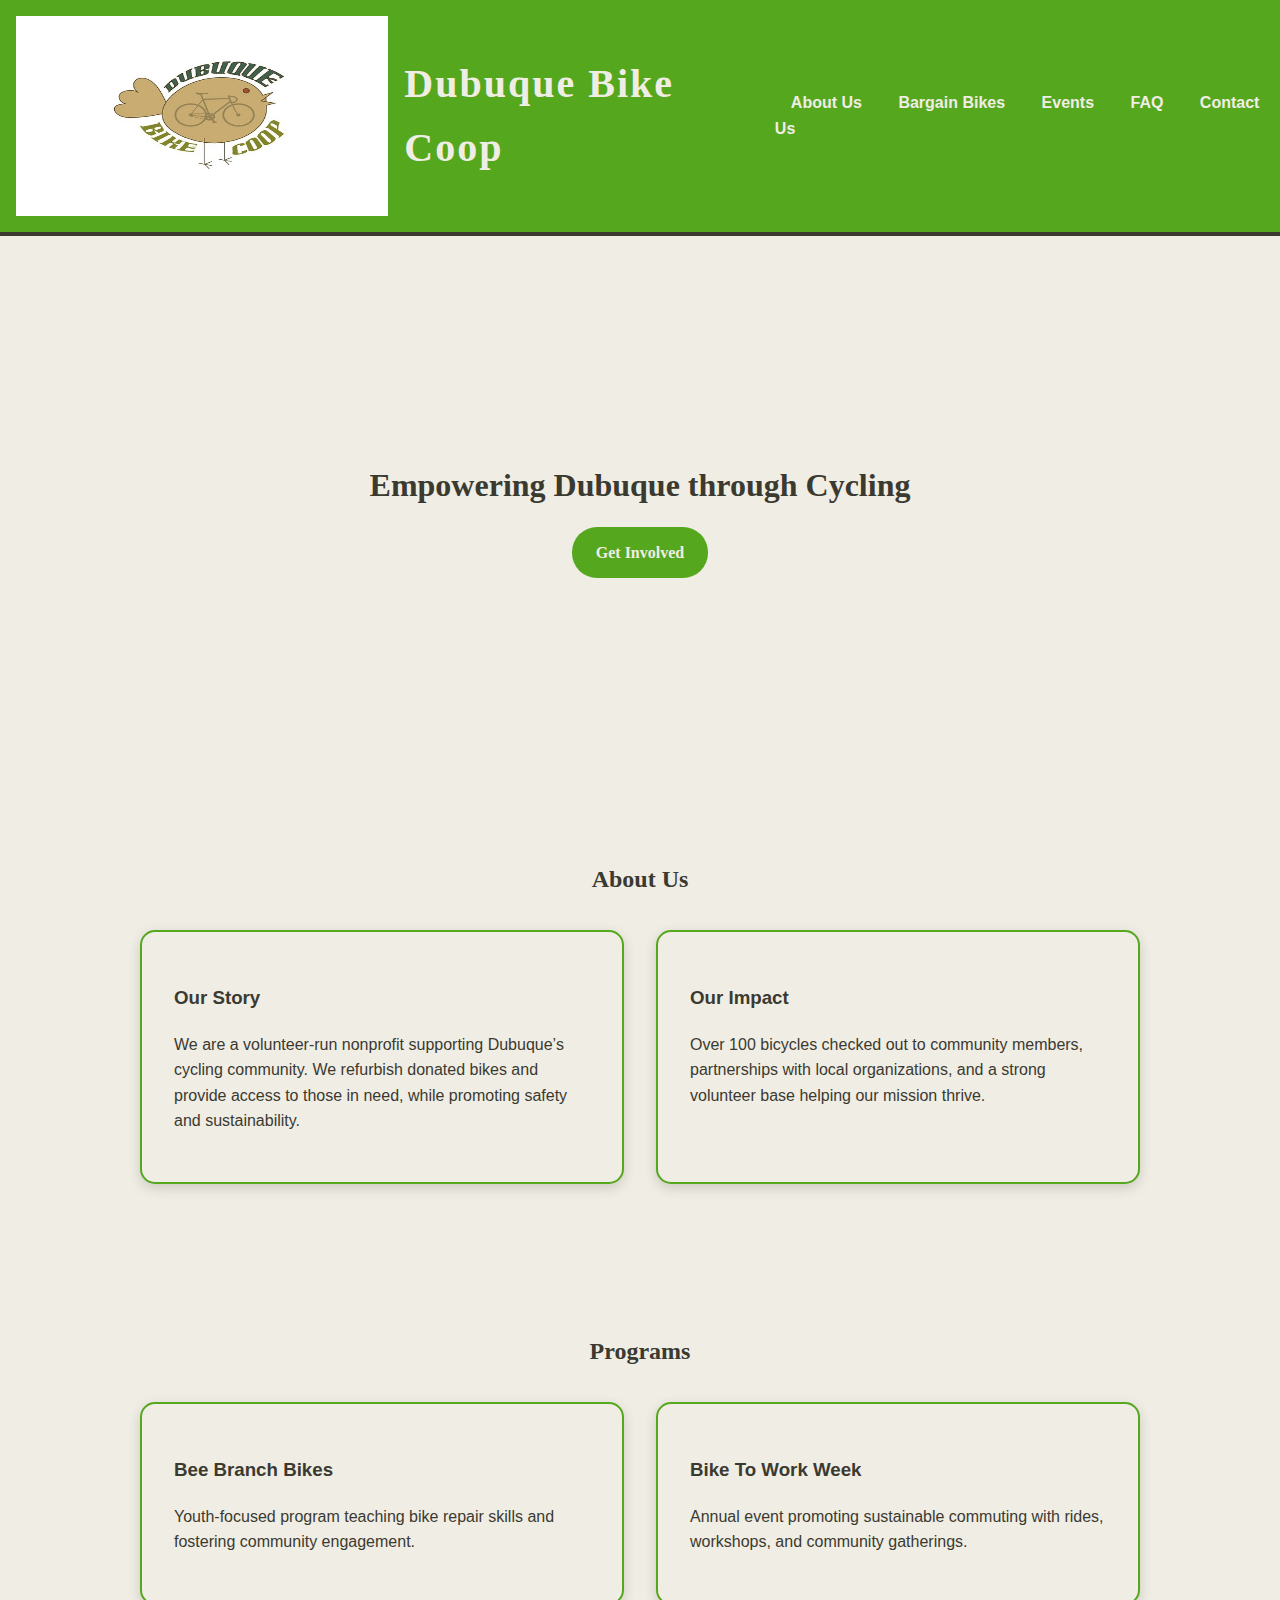
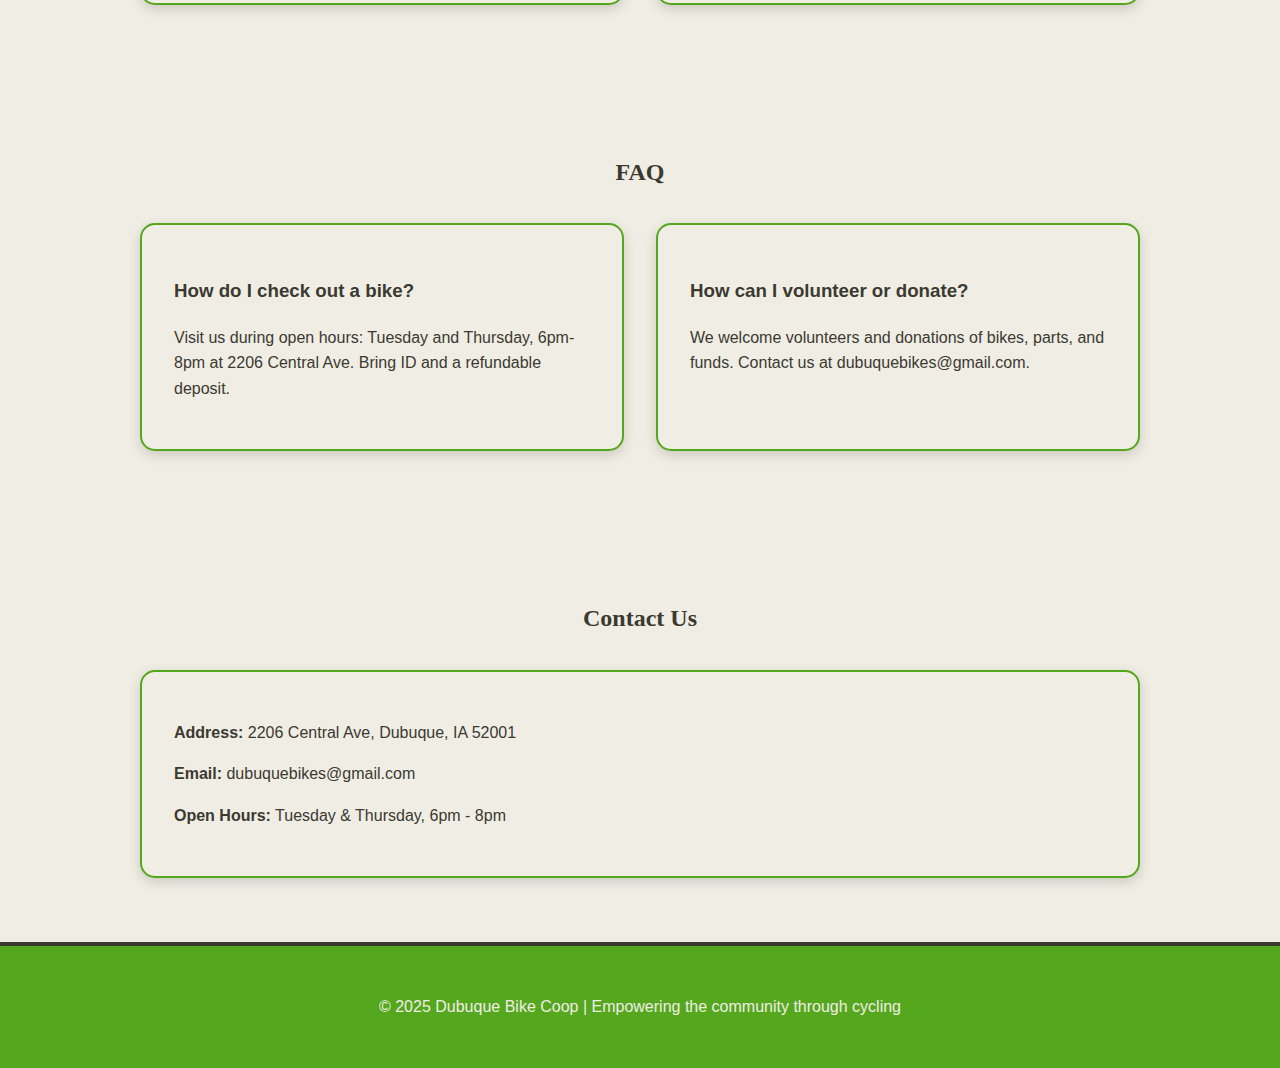
<file: index.html>
<!DOCTYPE html>
<html lang="en">
<head>
    <meta charset="UTF-8">
    <meta name="viewport" content="width=device-width, initial-scale=1.0">
    <title>Dubuque Bike Coop</title>
    <link rel="stylesheet" href="styles.css">
</head>
<body>

    <!-- Header -->
    <header>
        <img src="Images/DBC.png" alt="Dubuque Bike Coop Logo" class="logo">
        <h1>Dubuque Bike Coop</h1>
        <nav>
            <a href="#about">About Us</a>
            <a href="bargain.html">Bargain Bikes</a> <!-- New link -->
            <a href="#events">Events</a>
            <a href="#faq">FAQ</a>
            <a href="#contact">Contact Us</a>
        </nav>
    </header>

    <!-- Hero Section -->
    <div class="hero">
        <div class="hero-content">
            <h2>Empowering Dubuque through Cycling</h2>
            <a href="#contact" class="btn">Get Involved</a>
        </div>
    </div>

    <!-- About Section -->
    <section id="about">
        <h2>About Us</h2>
        <a href="#about"></a>
        <div class="grid grid-2">
            <div class="card">
                <h3>Our Story</h3>
                <p>We are a volunteer-run nonprofit supporting Dubuque’s cycling community. We refurbish donated bikes and provide access to those in need, while promoting safety and sustainability.</p>
            </div>
            <div class="card">
                <h3>Our Impact</h3>
                <p>Over 100 bicycles checked out to community members, partnerships with local organizations, and a strong volunteer base helping our mission thrive.</p>
            </div>
        </div>
    </section>

    <!-- Programs Section -->
    <section id="programs">
        <h2>Programs</h2>
        <div class="grid grid-2">
            <div class="card">
                <h3>Bee Branch Bikes</h3>
                <p>Youth-focused program teaching bike repair skills and fostering community engagement.</p>
            </div>
            <div class="card">
                <h3>Bike To Work Week</h3>
                <p>Annual event promoting sustainable commuting with rides, workshops, and community gatherings.</p>
            </div>
        </div>
    </section>

    <!-- FAQ Section -->
    <section id="faq">
        <h2>FAQ</h2>
        <div class="grid grid-2">
            <div class="card">
                <h3>How do I check out a bike?</h3>
                <p>Visit us during open hours: Tuesday and Thursday, 6pm-8pm at 2206 Central Ave. Bring ID and a refundable deposit.</p>
            </div>
            <div class="card">
                <h3>How can I volunteer or donate?</h3>
                <p>We welcome volunteers and donations of bikes, parts, and funds. Contact us at dubuquebikes@gmail.com.</p>
            </div>
        </div>
    </section>

    <!-- Contact Section -->
    <section id="contact">
        <h2>Contact Us</h2>
        <div class="card">
            <p><strong>Address:</strong> 2206 Central Ave, Dubuque, IA 52001</p>
            <p><strong>Email:</strong> dubuquebikes@gmail.com</p>
            <p><strong>Open Hours:</strong> Tuesday & Thursday, 6pm - 8pm</p>
        </div>
    </section>

    <!-- Footer -->
    <footer>
        <p>&copy; 2025 Dubuque Bike Coop | Empowering the community through cycling</p>
    </footer>

</body>
</html>
</file>
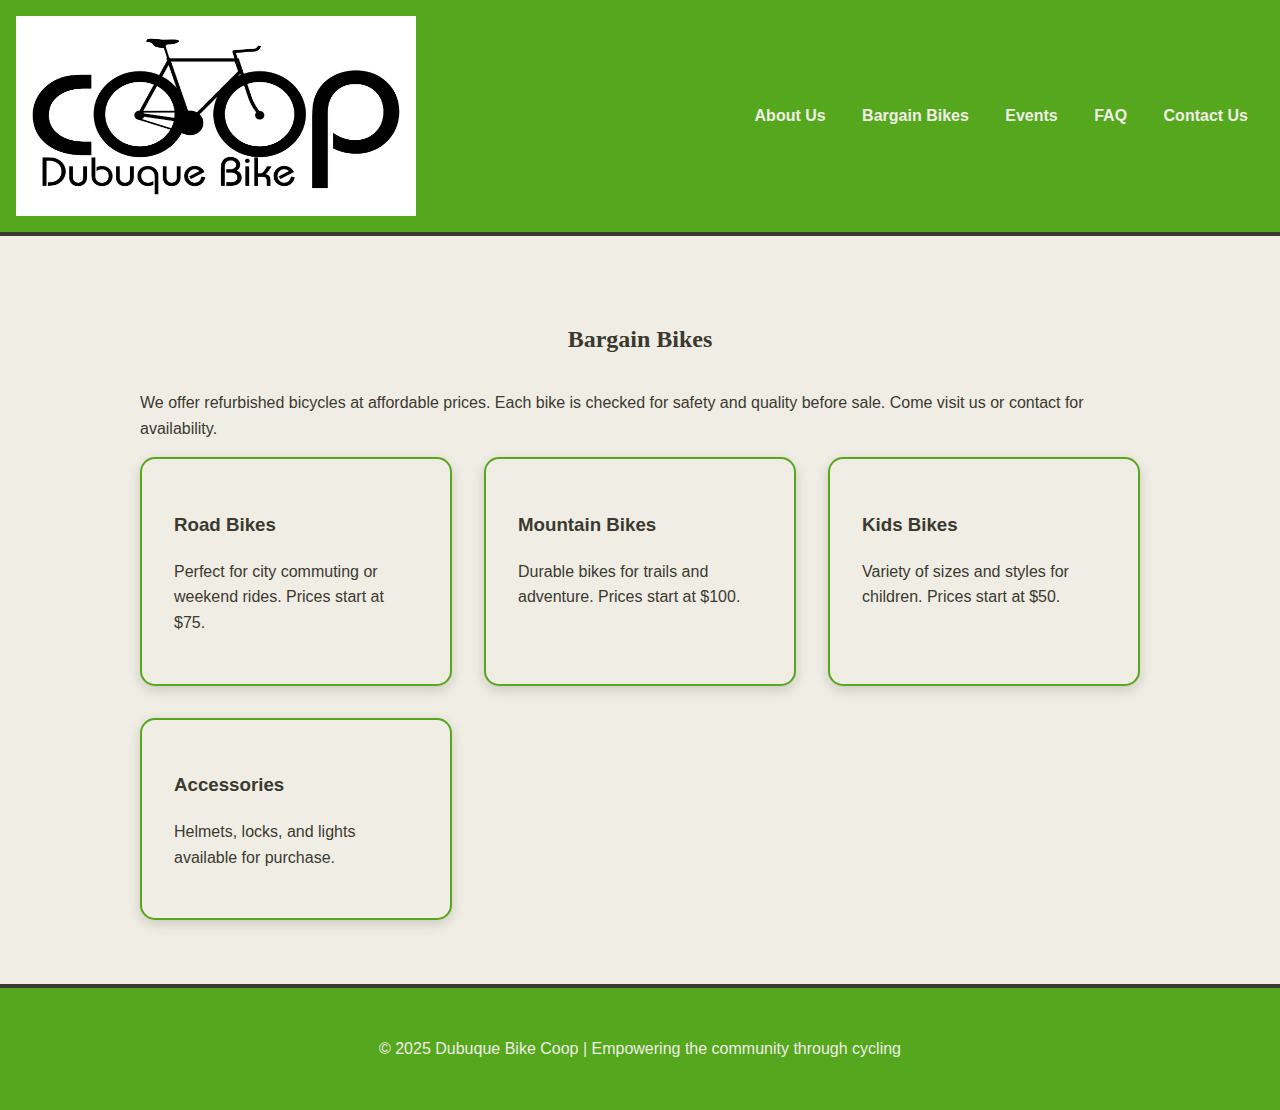
<file: bargain.html>
<!DOCTYPE html>
<html lang="en">
<head>
    <meta charset="UTF-8">
    <meta name="viewport" content="width=device-width, initial-scale=1.0">
    <title>Bargain Bikes - Dubuque Bike Coop</title>
    <link rel="stylesheet" href="styles.css">
</head>
<body>

    <!-- Header -->
    <header>
        <img src="Images/dubuque Logo.jpg" alt="Dubuque Bike Coop Logo" class="logo">
        <nav>
            <a href="index.html#about">About Us</a>
            <a href="bargain.html">Bargain Bikes</a> <!-- New link -->
            <a href="index.html#events">Events</a>
            <a href="index.html#faq">FAQ</a>
            <a href="index.html#contact">Contact Us</a>
        </nav>
    </header>

    <!-- Main Content-Bargain Section -->
    <main>
        <section id="bargain">
            <h2>Bargain Bikes</h2>
            <p>We offer refurbished bicycles at affordable prices. Each bike is checked for safety and quality before sale. Come visit us or contact for availability.</p>
            <div class="grid grid-2">
                <div class="card">
                    <h3>Road Bikes</h3>
                    <p>Perfect for city commuting or weekend rides. Prices start at $75.</p>
                </div>
                <div class="card">
                    <h3>Mountain Bikes</h3>
                    <p>Durable bikes for trails and adventure. Prices start at $100.</p>
                </div>
                <div class="card">
                    <h3>Kids Bikes</h3>
                    <p>Variety of sizes and styles for children. Prices start at $50.</p>
                </div>
                <div class="card">
                    <h3>Accessories</h3>
                    <p>Helmets, locks, and lights available for purchase.</p>
                </div>
            </div>
        </section>
    </main>

    <footer>
        <p>&copy; 2025 Dubuque Bike Coop | Empowering the community through cycling</p>
    </footer>
</body>
</html>
</file>
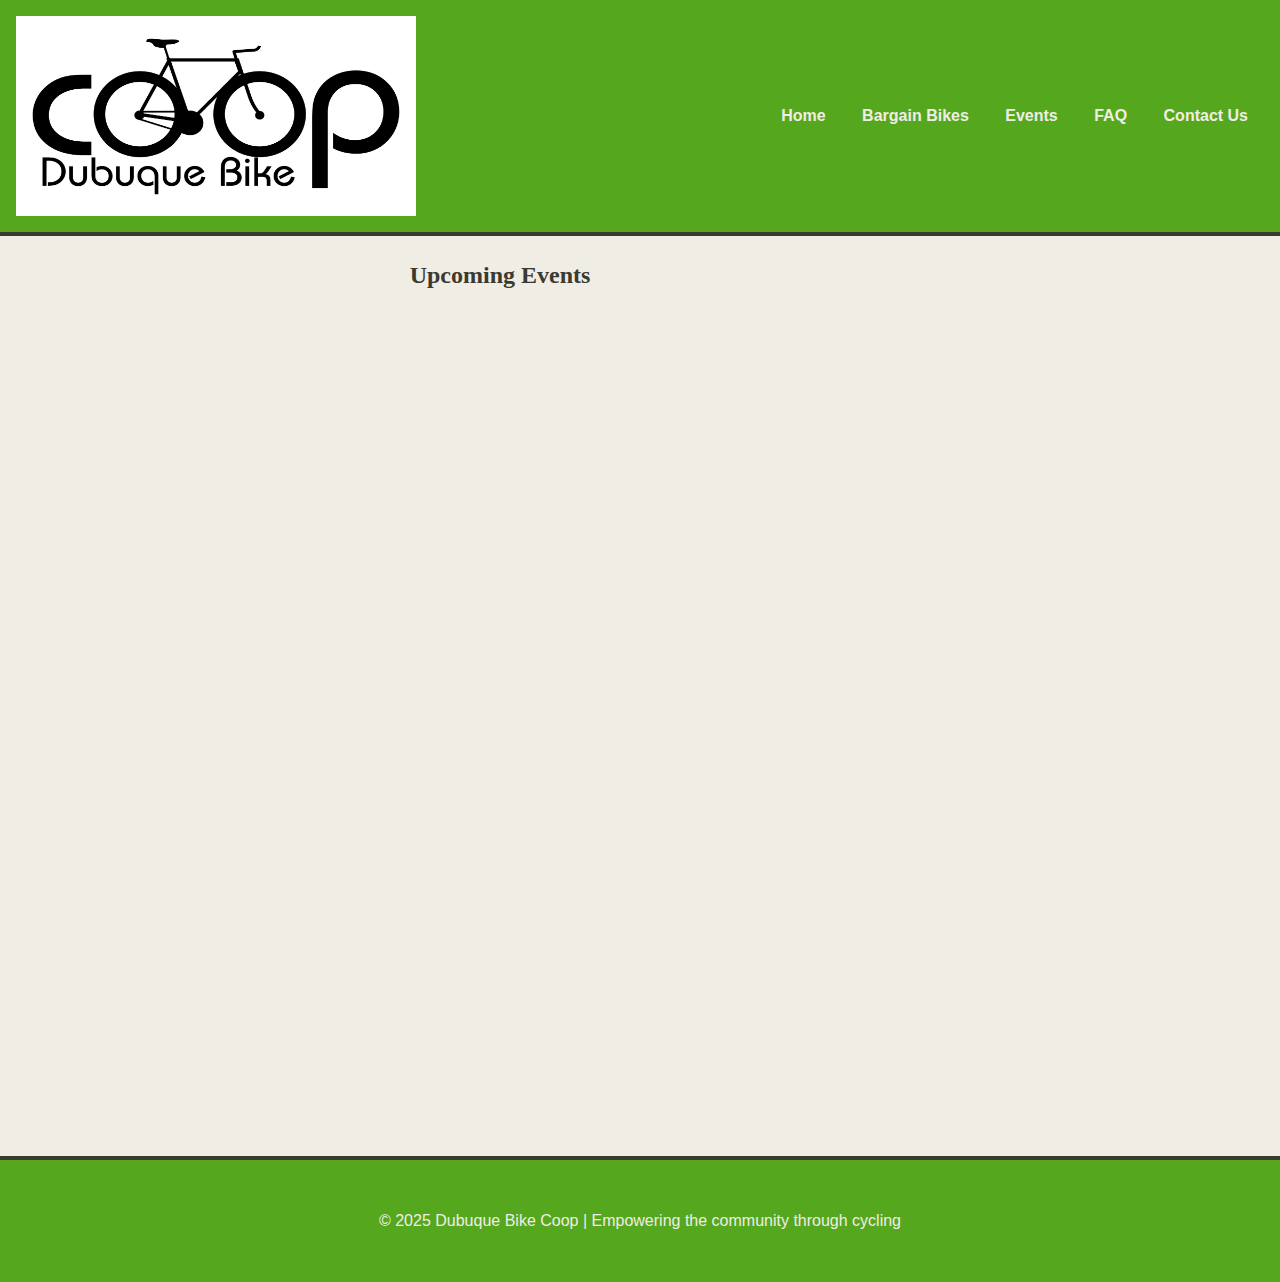
<file: Events.html>
<!DOCTYPE html>
<html lang="en">
<head>
    <meta charset="UTF-8">
    <meta name="viewport" content="width=device-width, initial-scale=1.0">
    <title>Dubuque Bike Coop</title>
    <link rel="stylesheet" href="styles.css">
<link rel="icon" type="image/png" href="Images/favicon.png">
</head>
<body>
 <header>
        <img src="Images/dubuque Logo.jpg" alt="Dubuque Bike Coop Logo" class="logo">
        <nav>
            <a href="index.html">Home</a>
            <a href="bargain.html">Bargain Bikes</a>
            <a href="Events.html">Events</a>
            <a href="#faq">FAQ</a>
            <a href="#contact">Contact Us</a>
        </nav>
    </header>
<section id="events">
        <h2>Upcoming Events</h2>
        <div style="background-color:#f0ede5; padding:20px; border-radius:10px;">
        <iframe
        src="https://calendar.google.com/calendar/embed?src=blessedlukey%40gmail.com&ctz=America/Chicago&bgcolor=%23f0ede5"
          style="border: 0"
          width="100%"
            height="600"
          frameborder="0"
          scrolling="no">
        </iframe>
        </div>
    </section>
    <!-- Footer -->
    <footer>
        <p>&copy; 2025 Dubuque Bike Coop | Empowering the community through cycling</p>
    </footer>
</body>
</file>
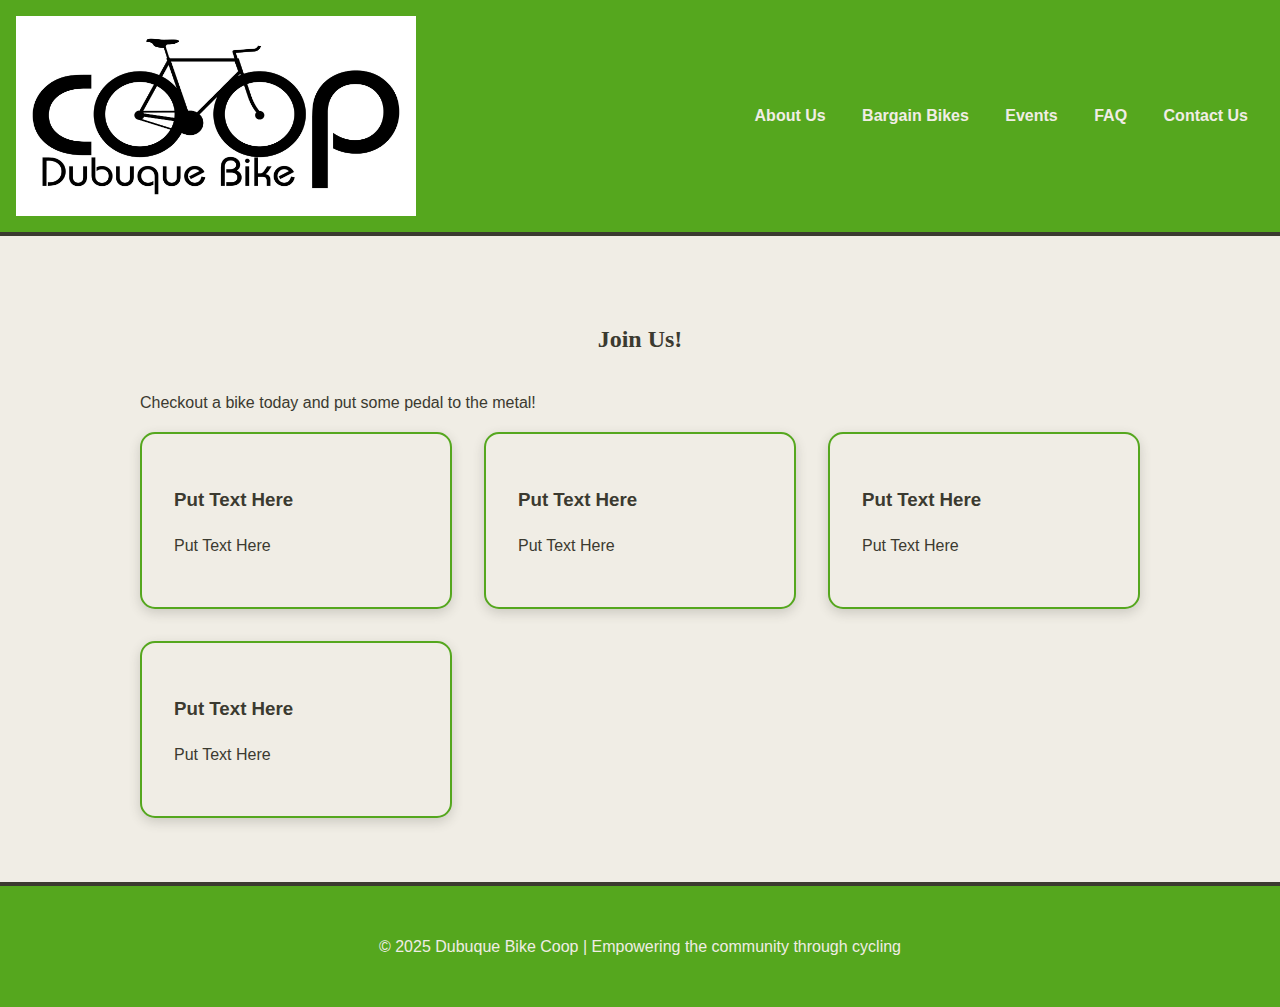
<file: getInvolved.html>
<!DOCTYPE html>
<html lang="en">
<head>
    <meta charset="UTF-8">
    <meta name="viewport" content="width=device-width, initial-scale=1.0">
    <title>Bargain Bikes - Dubuque Bike Coop</title>
    <link rel="stylesheet" href="styles.css">
</head>
<body>

    <!-- Header -->
    <header>
        <img src="Images/dubuque Logo.jpg" alt="Dubuque Bike Coop Logo" class="logo">
        <nav>
            <a href="index.html#about">About Us</a>
            <a href="bargain.html">Bargain Bikes</a> <!-- New link -->
            <a href="index.html#events">Events</a>
            <a href="index.html#faq">FAQ</a>
            <a href="index.html#contact">Contact Us</a>
        </nav>
    </header>

    <!-- Main Content-Bargain Section -->
    <main>
        <section id="bargain">
            <h2>Join Us!</h2>
            <p>Checkout a bike today and put some pedal to the metal!</p>
            <div class="grid grid-2">
                <div class="card">
                    <h3>Put Text Here</h3>
                    <p>Put Text Here</p>
                </div>
                <div class="card">
                    <h3>Put Text Here</h3>
                    <p>Put Text Here</p>
                </div>
                <div class="card">
                    <h3>Put Text Here</h3>
                    <p>Put Text Here</p>
                </div>
                <div class="card">
                    <h3>Put Text Here</h3>
                    <p>Put Text Here</p>
                </div>
            </div>
        </section>
    </main>

    <footer>
        <p>&copy; 2025 Dubuque Bike Coop | Empowering the community through cycling</p>
    </footer>
</body>
</html>
</file>
<file: styles.css>
/* General Styles */
/*
body {
    font-family: Arial, sans-serif;
    margin: 0;
    padding: 0;
    line-height: 1.6;
    color: #333;
    background-color: #f5f5f5;
}

a {
    text-decoration: none;
    color: inherit;
}

/* Header 
header {
    background-color: #2c3e50;
    color: white;
    padding: 2rem 1rem;
    text-align: center;
}
header h1 {
    margin: 0;
    font-size: 2.5rem;
}
nav {
    margin-top: 1rem;
}
nav a {
    margin: 0 1rem;
    color: #ecf0f1;
    font-weight: bold;
}

/* Hero Section 
.hero {
    background: url('https://www.dubuquebikecoop.org/wp-content/uploads/2019/10/IMG_5824-1024x683.jpg') no-repeat center center/cover;
    height: 60vh;
    display: flex;
    justify-content: center;
    align-items: center;
    color: white;
    text-align: center;
    position: relative;
}
.hero::after {
    content: "";
    position: absolute;
    top: 0; left: 0; right: 0; bottom: 0;
    background-color: rgba(0,0,0,0.5);
}
.hero-content {
    position: relative;
    z-index: 1;
}
.hero-content h2 {
    font-size: 2rem;
    margin-bottom: 1rem;
}
.hero-content a {
    background-color: #e74c3c;
    padding: 0.8rem 1.5rem;
    color: white;
    border-radius: 5px;
}

/* Sections 
section {
    padding: 4rem 2rem;
    max-width: 1000px;
    margin: auto;
}
h2 {
    text-align: center;
    margin-bottom: 2rem;
    color: #2c3e50;
}

/* Grid Layout 
.grid {
    display: grid;
    gap: 2rem;
}
.grid-2 {
    grid-template-columns: repeat(auto-fit, minmax(300px, 1fr));
}

/* Cards 
.card {
    background-color: white;
    padding: 2rem;
    border-radius: 10px;
    box-shadow: 0 2px 8px rgba(0,0,0,0.1);
}

/* Footer 
footer {
    background-color: #2c3e50;
    color: white;
    text-align: center;
    padding: 2rem 1rem;
}

/* Buttons 
.btn {
    display: inline-block;
    background-color: #e74c3c;
    color: white;
    padding: 0.5rem 1rem;
    border-radius: 5px;
    font-weight: bold;
}
.btn:hover {
    background-color: #c0392b;
}
*/

/* General Styles */
body {
    font-family: 'Century Gothic', sans-serif; /* professional */
    margin: 0;
    padding: 0;
    line-height: 1.6;
    color: #3b3a30; /* dark brown text */
    background-color: #f0ede5; /* soft tan background */
}

a {
    text-decoration: none;
    color: inherit;
}

/* Header */
header {
    background-color: #55a71e; /* Bright Green */
    color: #f0ede5; /* tan text */
    padding: 1rem 1rem;
   
    border-bottom: 4px solid #3b3a30;
    justify-content: space-between;
     align-items: center;
     display: flex;
}


header h1 {
    margin: 0;
    padding: 1rem 1rem;
    font-size: 2.5rem;
    font-weight: bold;
    letter-spacing: 2px;
    font-family: 'Century Gothic'; /* professional */
}
/*nav {
    margin-top: 1rem;
}
    */
nav a {
    margin: 0 1rem;
    color: #f0ede5;
    font-weight: bold;
    font-family: 'Century Gothic', sans-serif;
      border-bottom: 4px
}

/* Hero Section */
.hero {
    background: url('https://www.dubuquebikecoop.org/wp-content/uploads/2019/10/IMG_5824-1024x683.jpg') no-repeat center center/cover;
    height: 60vh;
    display: flex;
    justify-content: center;
    align-items: center;
    color: #3b3a30;
    text-align: center;
    position: relative;
}
.hero::after {
    content: "";
    position: absolute;
    top: 0; left: 0; right: 0; bottom: 0;
    background-color: rgba(240, 237, 229, 0.7); /* tan overlay */
}
.hero-content {
    position: relative;
    z-index: 1;
}
.hero-content h2 {
    font-size: 2rem;
    margin-bottom: 1rem;
    font-family: 'Century Gothic';
}
.hero-content a {
    background-color: #55a71e; /* olive button */
    padding: 0.8rem 1.5rem;
    color: #f0ede5;
    border-radius: 25px;
    font-weight: bold;
    transition: background 0.3s;
}
.hero-content a:hover {
    background-color: #6a6946;
}

/* Sections */
section {
    padding: 4rem 2rem;
    max-width: 1000px;
    margin: auto;
}
h2 {
    text-align: center;
    margin-bottom: 2rem;
    color: #3b3a30;
    font-family: 'Century Gothic';
}

/* Grid Layout */
.grid {
    display: grid;
    gap: 2rem;
}
.grid-2 {
    grid-template-columns: repeat(auto-fit, minmax(300px, 1fr));
}

/* Cards */
.card {
    background-color: #f0ede5; /* tan card */
    padding: 2rem;
    border-radius: 15px;
    box-shadow: 0 4px 12px rgba(59, 58, 48, 0.2); /* soft brown shadow */
    border: 2px solid #55a71e; /* subtle green border */
}

/* Footer */
footer {
    background-color: #55a71e; /* Bright Green */
    color: #f0ede5; /* tan text */
    text-align: center;
    padding: 2rem 1rem;
    border-top: 4px solid #3b3a30;
}

/* Buttons*/
.btn {
    display: inline-block;
    background-color: #8b8a5f;
    color: #f0ede5;
    padding: 0.5rem 1rem;
    border-radius: 25px;
    font-weight: bold;
    font-family: 'Century Gothic';
    transition: background 0.3s;
}


.btn:hover {
    background-color: #6a6946;
}
/* Header layout */


.logo{
    height: 200px; /* adjust as needed */
    width: 400px;

}

html, body, #events {
    height: 100%;
    margin: 0;
    padding: 0;
}
.events h2 {
    margin-top: 0;
    padding-top: 20px;
    text-align: center;
    font-family: 'Century Gothic';
}
</file>
